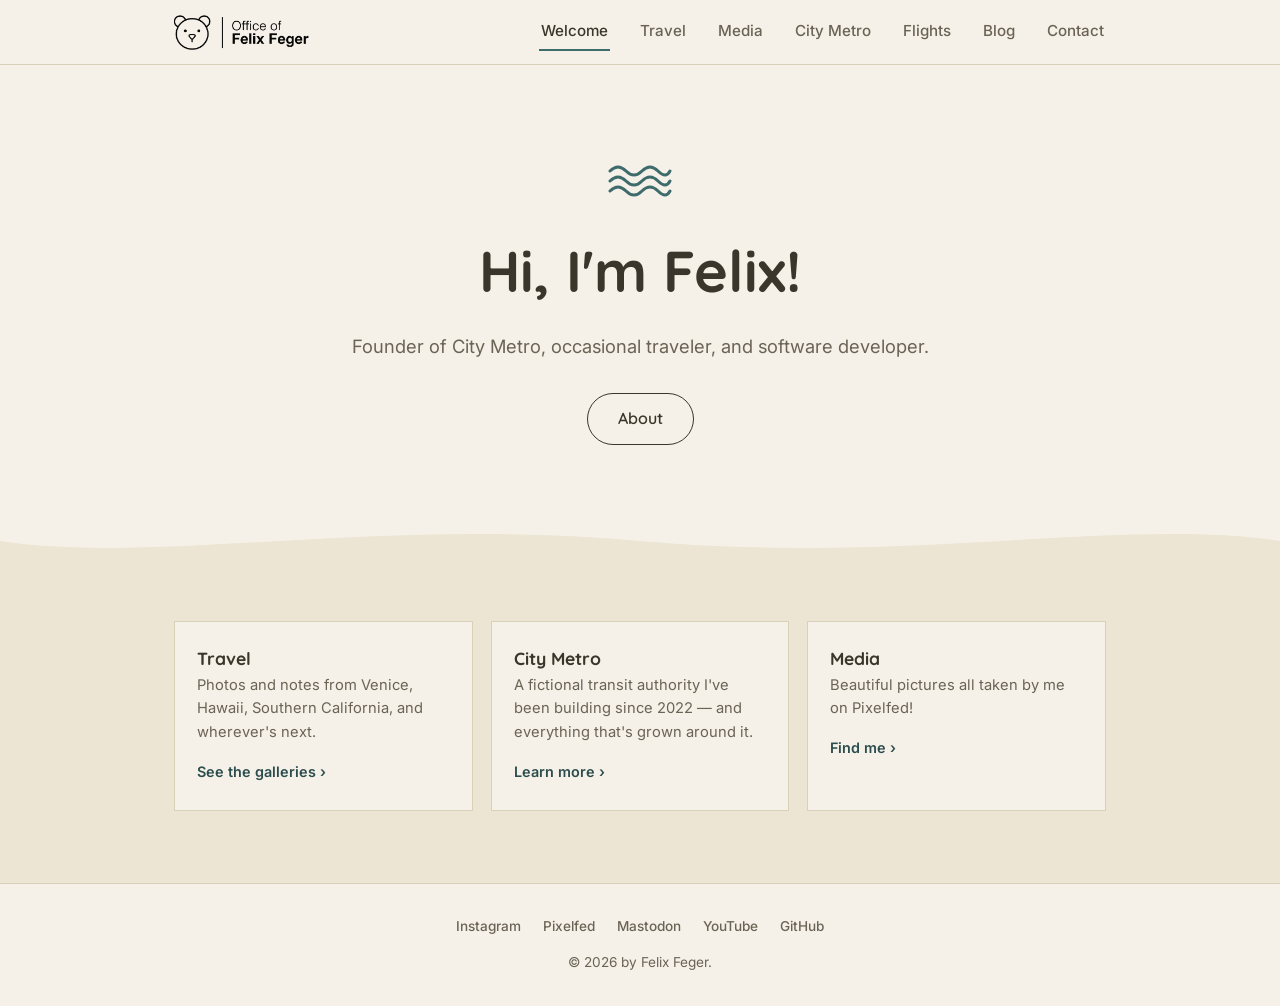
<file: index.html>
<!DOCTYPE html>
<html lang="en">
<head>
<meta charset="UTF-8">
<meta name="viewport" content="width=device-width, initial-scale=1.0">
<title>Felix Feger</title>
<meta name="description" content="Felix Feger — founder of City Metro, traveler, and builder of small internet things.">
<link rel="icon" href="favicon.ico" sizes="any">
<link rel="stylesheet" href="css/style.css">
</head>
<body data-page="welcome">
<script src="js/site.js"></script>

<main>
  <section class="hero">
    <svg class="wave-icon" viewBox="0 0 64 40" fill="none" xmlns="http://www.w3.org/2000/svg" aria-hidden="true">
      <path d="M2 10 Q10 2 18 10 T34 10 T50 10 T62 10" stroke="currentColor" stroke-width="3" stroke-linecap="round"/>
      <path d="M2 20 Q10 12 18 20 T34 20 T50 20 T62 20" stroke="currentColor" stroke-width="3" stroke-linecap="round"/>
      <path d="M2 30 Q10 22 18 30 T34 30 T50 30 T62 30" stroke="currentColor" stroke-width="3" stroke-linecap="round"/>
    </svg>
    <h1>Hi, I'm Felix!</h1>
    <p class="tagline">Founder of City Metro, occasional traveler, and software developer.</p>
    <a href="#quick-links" class="btn">About</a>
  </section>

  <svg class="wave-divider" viewBox="0 0 1200 60" preserveAspectRatio="none" aria-hidden="true">
    <path d="M0,30 C150,60 350,0 600,30 C850,60 1050,0 1200,30 L1200,60 L0,60 Z" fill="currentColor"/>
  </svg>

  <section class="quick-links" id="quick-links">
    <div class="wrap">
      <div class="quick-grid">
        <div class="quick-card">
          <h3>Travel</h3>
          <p>Photos and notes from Venice, Hawaii, Southern California, and wherever's next.</p>
          <a href="travel.html">See the galleries &rsaquo;</a>
        </div>
        <div class="quick-card">
          <h3>City Metro</h3>
          <p>A fictional transit authority I've been building since 2022 — and everything that's grown around it.</p>
          <a href="city-metro.html">Learn more &rsaquo;</a>
        </div>
        <div class="quick-card">
          <h3>Media</h3>
          <p>Beautiful pictures all taken by me on Pixelfed!</p>
          <a href="media.html">Find me &rsaquo;</a>
        </div>
      </div>
    </div>
  </section>
</main>

</body>
</html>
</file>
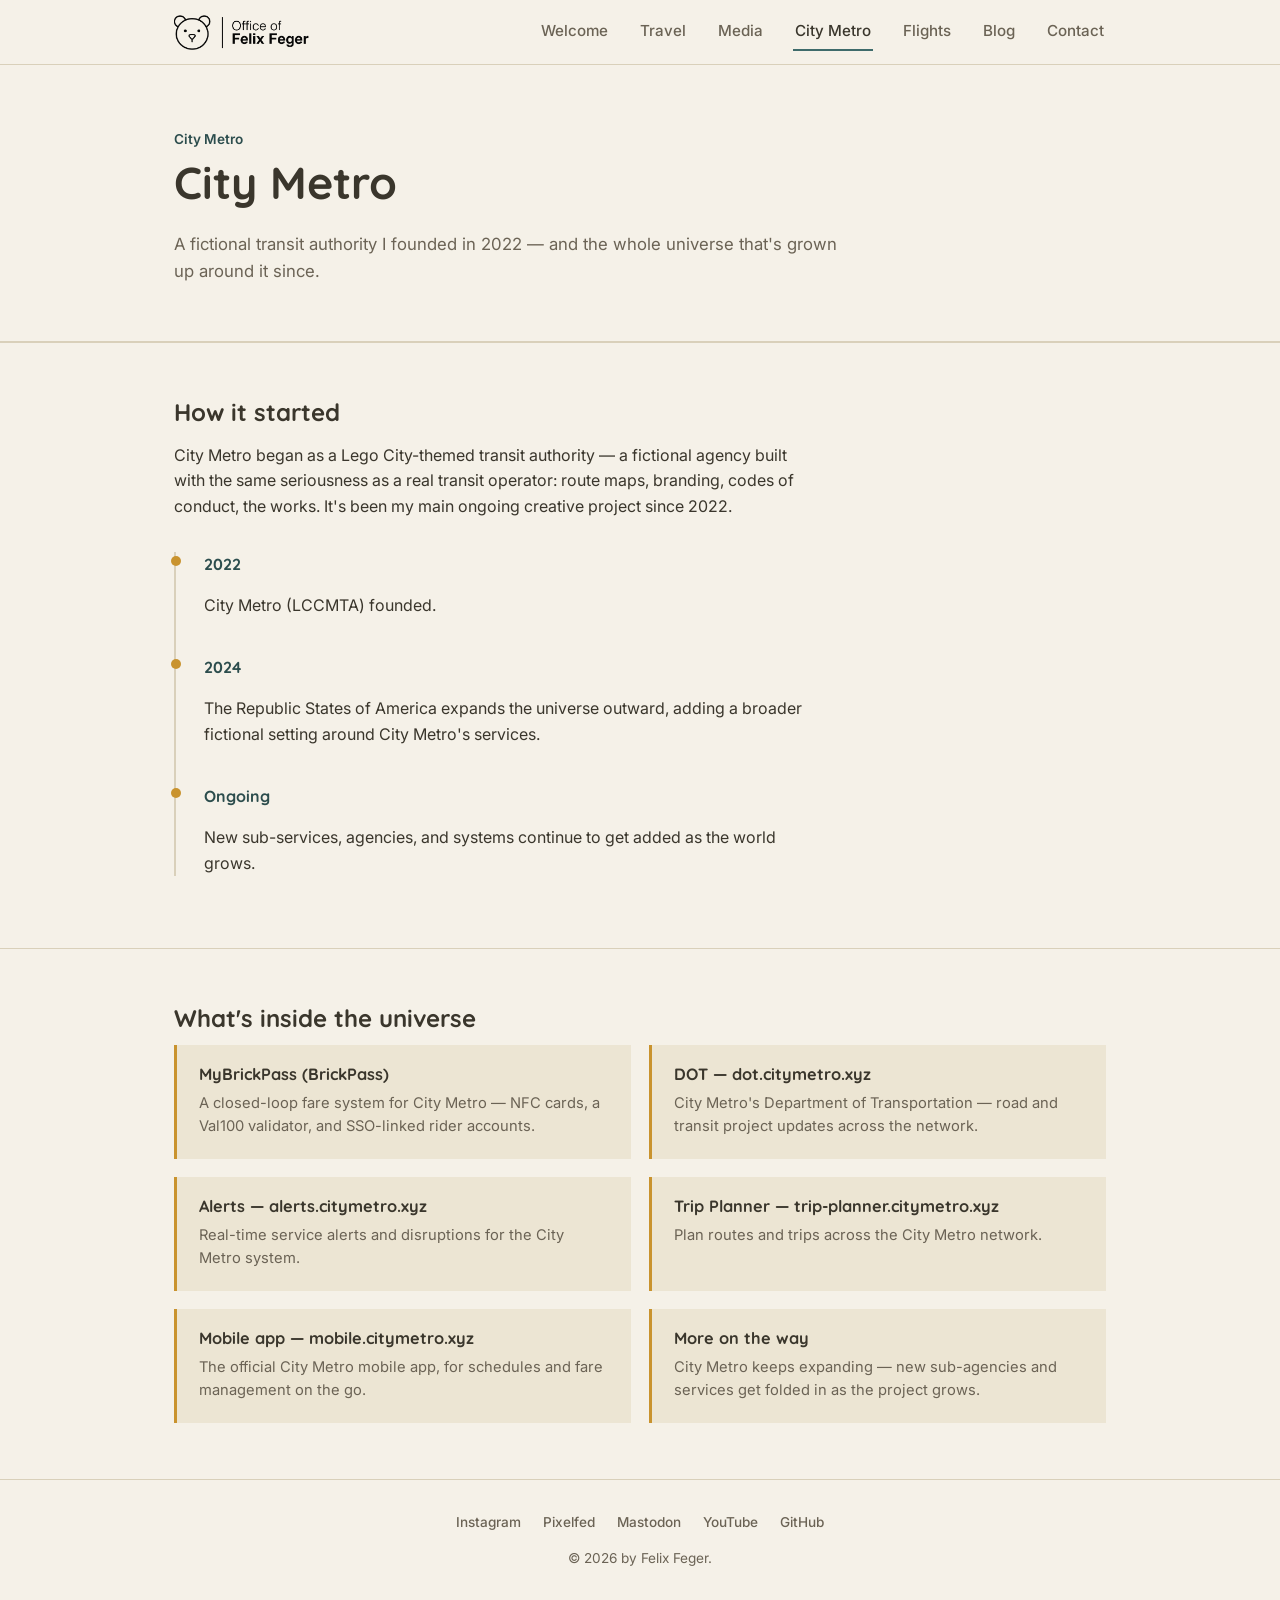
<file: city-metro.html>
<!DOCTYPE html>
<html lang="en">
<head>
<meta charset="UTF-8">
<meta name="viewport" content="width=device-width, initial-scale=1.0">
<title>City Metro — Felix Feger</title>
<link rel="icon" href="favicon.ico" sizes="any">
<link rel="stylesheet" href="css/style.css">
</head>
<body data-page="city-metro">
<script src="js/site.js"></script>

<main>
  <section class="page-hero">
    <div class="wrap">
      <div class="eyebrow">City Metro</div>
      <h1>City Metro</h1>
      <p>A fictional transit authority I founded in 2022 — and the whole universe that's grown up around it since.</p>
    </div>
  </section>

  <section>
    <div class="wrap">
      <h2>How it started</h2>
      <p>City Metro began as a Lego City-themed transit authority — a fictional agency built with the same seriousness as a real transit operator: route maps, branding, codes of conduct, the works. It's been my main ongoing creative project since 2022.</p>

      <div class="timeline" style="margin-top:32px;">
        <div class="timeline-item">
          <div class="year">2022</div>
          <p>City Metro (LCCMTA) founded. </p>
        </div>
        <div class="timeline-item">
          <div class="year">2024</div>
          <p>The Republic States of America expands the universe outward, adding a broader fictional setting around City Metro's services.</p>
        </div>
        <div class="timeline-item">
          <div class="year">Ongoing</div>
          <p>New sub-services, agencies, and systems continue to get added as the world grows.</p>
        </div>
      </div>
    </div>
  </section>

  <section>
    <div class="wrap">
      <h2>What's inside the universe</h2>
      <div class="metro-grid">
        <div class="metro-card">
          <h3>MyBrickPass (BrickPass)</h3>
          <p>A closed-loop fare system for City Metro — NFC cards, a Val100 validator, and SSO-linked rider accounts.</p>
        </div>
        <div class="metro-card">
          <h3>DOT — dot.citymetro.xyz</h3>
          <p>City Metro's Department of Transportation — road and transit project updates across the network.</p>
        </div>
        <div class="metro-card">
          <h3>Alerts — alerts.citymetro.xyz</h3>
          <p>Real-time service alerts and disruptions for the City Metro system.</p>
        </div>
        <div class="metro-card">
          <h3>Trip Planner — trip-planner.citymetro.xyz</h3>
          <p>Plan routes and trips across the City Metro network.</p>
        </div>
        <div class="metro-card">
          <h3>Mobile app — mobile.citymetro.xyz</h3>
          <p>The official City Metro mobile app, for schedules and fare management on the go.</p>
        </div>
        <div class="metro-card">
          <h3>More on the way</h3>
          <p>City Metro keeps expanding — new sub-agencies and services get folded in as the project grows.</p>
        </div>
      </div>
    </div>
  </section>
</main>

</body>
</html>
</file>
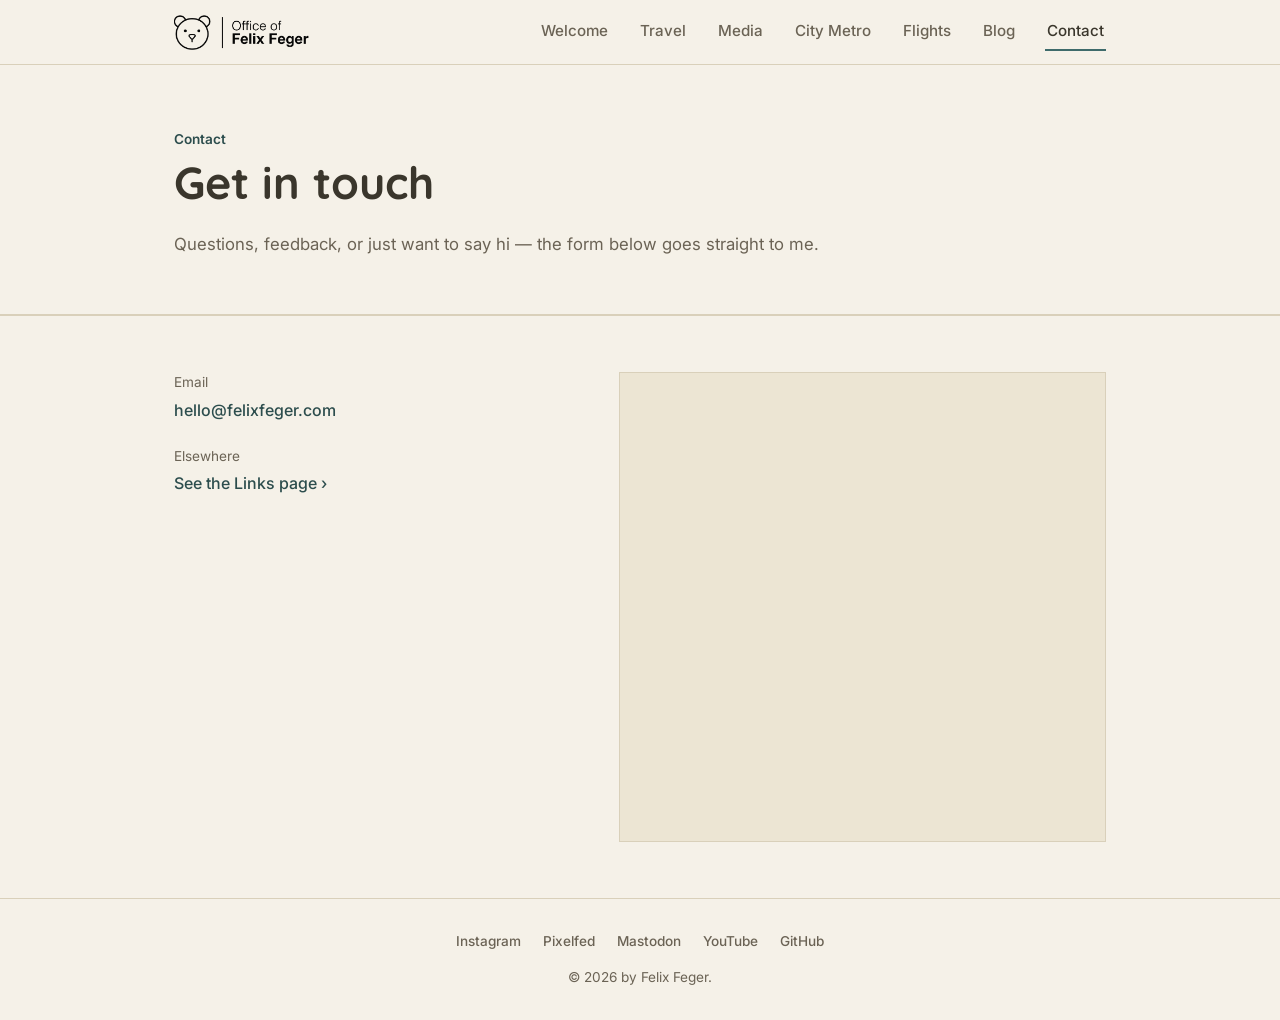
<file: contact.html>
<!DOCTYPE html>
<html lang="en">
<head>
<meta charset="UTF-8">
<meta name="viewport" content="width=device-width, initial-scale=1.0">
<title>Contact — Felix Feger</title>
<link rel="icon" href="favicon.ico" sizes="any">
<link rel="stylesheet" href="css/style.css">
</head>
<body data-page="contact">
<script src="js/site.js"></script>

<main>
  <section class="page-hero">
    <div class="wrap">
      <div class="eyebrow">Contact</div>
      <h1>Get in touch</h1>
      <p>Questions, feedback, or just want to say hi — the form below goes straight to me.</p>
    </div>
  </section>

  <section>
    <div class="wrap contact-layout">
      <div class="contact-info">
        <div class="label">Email</div>
        <div class="value"><a href="mailto:hello@felixfeger.com">hello@felixfeger.com</a></div>
        <div class="label">Elsewhere</div>
        <div class="value"><a href="links.html">See the Links page &rsaquo;</a></div>
      </div>

      <div class="form-frame">
        <iframe
          src="https://tally.so/embed/0QK5ky?alignLeft=1&hideTitle=1&transparentBackground=1"
          loading="lazy"
          title="Contact form">
        </iframe>
      </div>
    </div>
  </section>
</main>

</body>
</html>
</file>
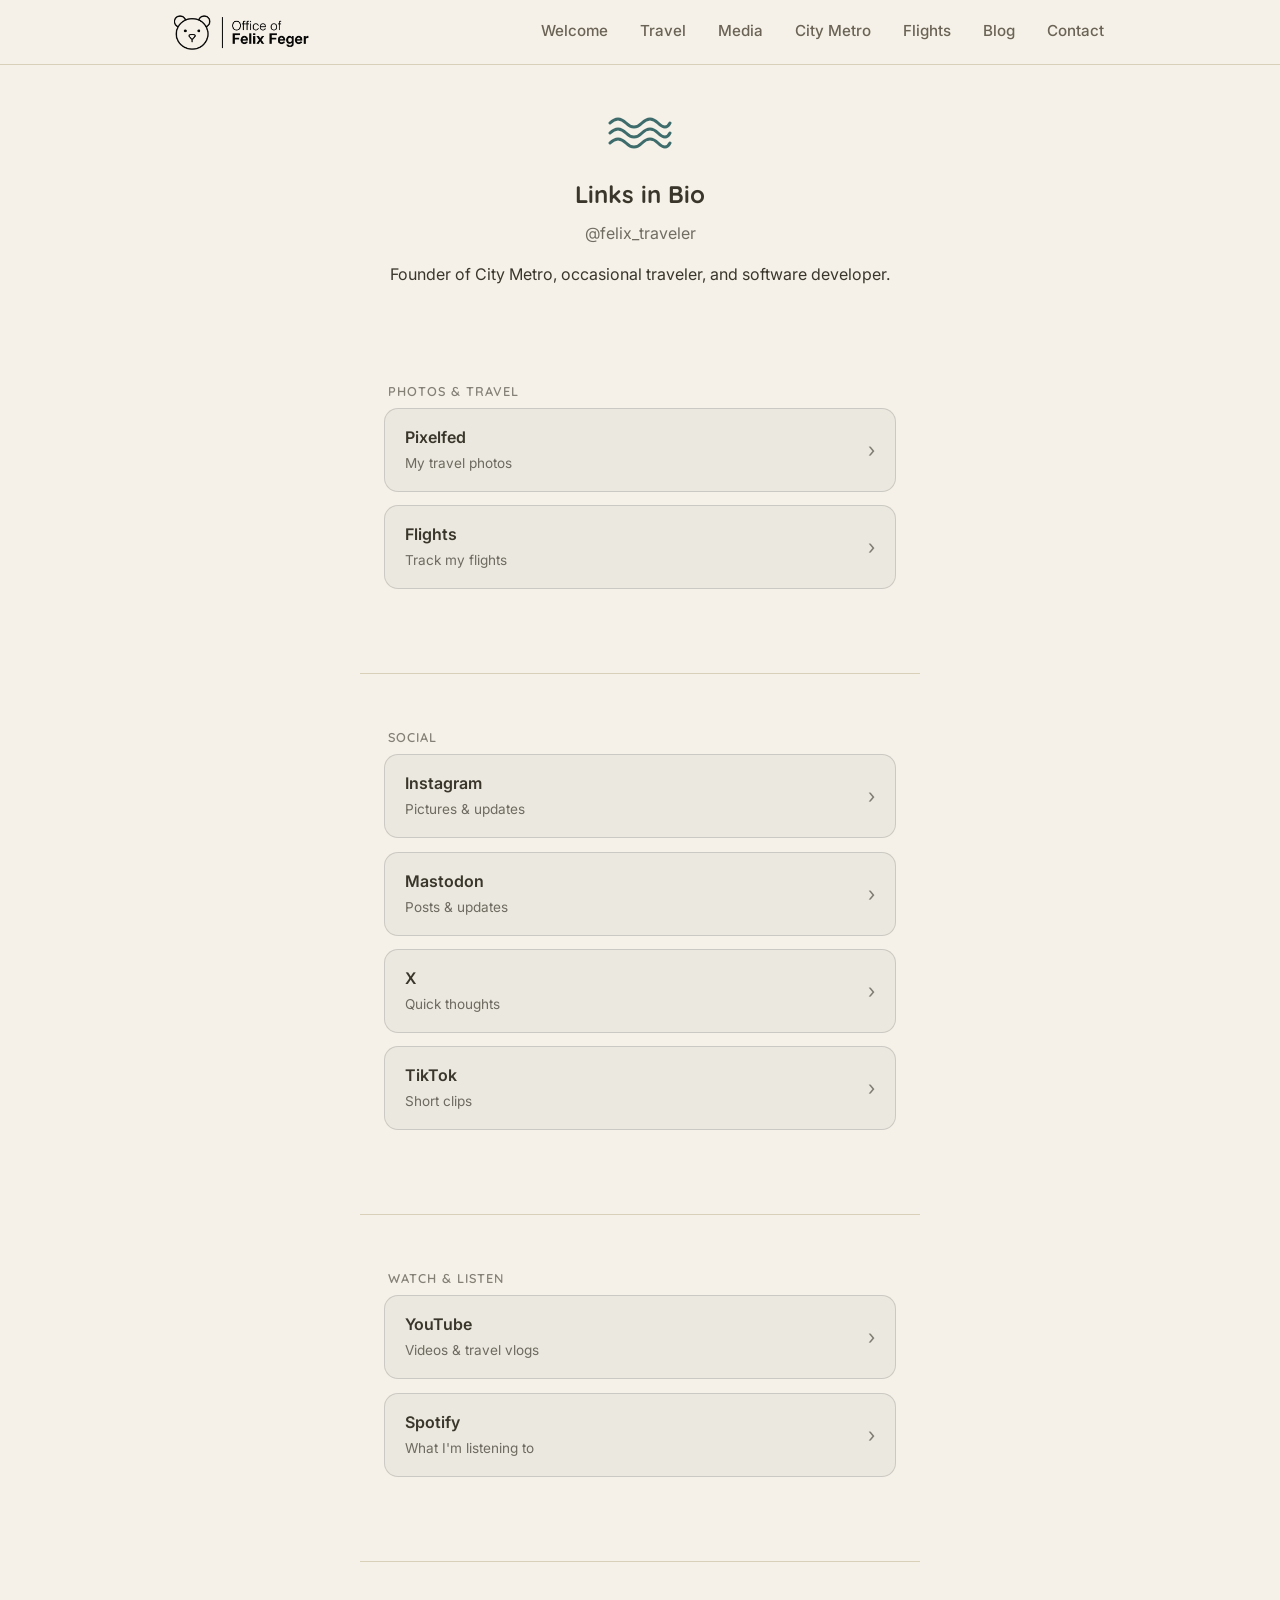
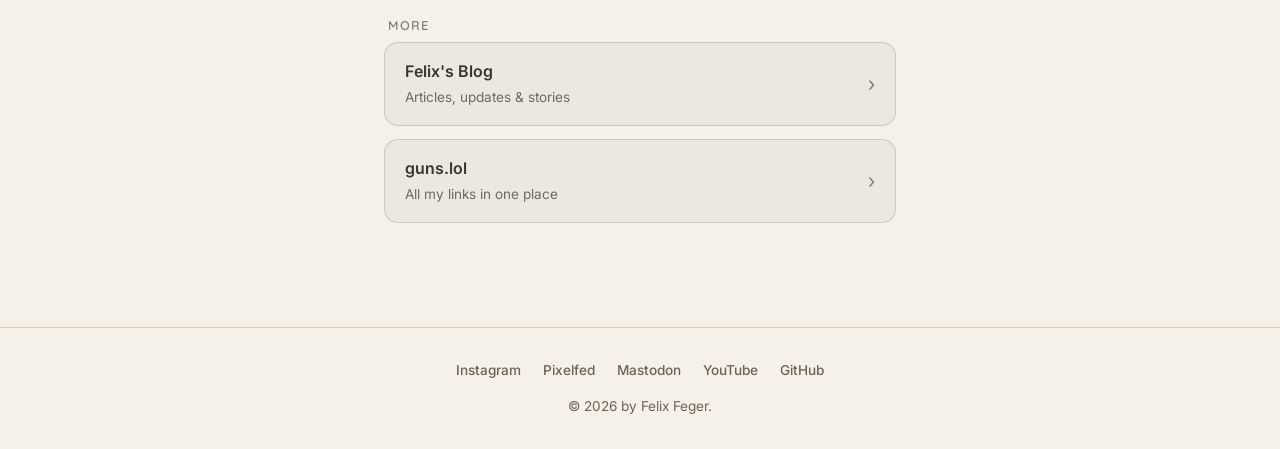
<file: links.html>
<!DOCTYPE html>
<html lang="en">
<head>
<meta charset="UTF-8">
<meta name="viewport" content="width=device-width, initial-scale=1.0">
<title>Felix Feger · Links</title>
<meta name="description" content="Find Felix Feger (@felix_traveler) everywhere online.">
<link rel="icon" href="favicon.ico" sizes="any">
<link rel="stylesheet" href="css/style.css">
<!-- Page-only styles -->
<style>
  .links-hero {
    text-align: center;
    padding: 3rem 1rem 1.5rem;
  }
  .links-hero > * {
    margin-left: auto !important;
    margin-right: auto !important;
    text-align: center !important;
    max-width: 600px;
  }
  .links-hero .handle {
    opacity: .7;
    margin-top: .25rem;
    margin-bottom: .5rem;
  }
  .links-wrap {
    width: 100%;
    max-width: 600px;
    margin: 0 auto;
    padding: 0 1.25rem 3rem;
    box-sizing: border-box;
  }
  .link-group {
    margin-top: 1.75rem;
  }
  .link-group:first-child {
    margin-top: 0;
  }
  .group-title {
    margin: 0 0 .6rem .25rem;
    font-size: .8rem;
    font-weight: 600;
    letter-spacing: .08em;
    text-transform: uppercase;
    opacity: .6;
    text-align: left;
  }
  .link-list {
    list-style: none;
    margin: 0;
    padding: 0;
    display: grid;
    gap: .85rem;
  }
  .link-list a {
    display: flex;
    align-items: center;
    justify-content: space-between;
    gap: 1rem;
    padding: 1rem 1.25rem;
    border-radius: 14px;
    text-decoration: none;
    color: inherit;
    text-align: left;
    border: 1px solid rgba(128,128,128,.3);
    background: rgba(128,128,128,.08);
    transition: transform .15s ease, background .15s ease;
  }
  .link-list a:hover,
  .link-list a:focus-visible {
    transform: translateY(-2px);
    background: rgba(128,128,128,.16);
  }
  .link-list .title {
    font-weight: 600;
    display: block;
  }
  .link-list .desc {
    font-size: .85rem;
    opacity: .7;
    display: block;
    margin-top: .15rem;
  }
  .link-list .arrow {
    opacity: .6;
    font-size: 1.25rem;
  }
</style>
</head>
<body data-page="links">
<script src="js/site.js"></script>
<main>
  <section class="links-hero">
    <svg class="wave-icon"
         viewBox="0 0 64 40"
         fill="none"
         xmlns="http://www.w3.org/2000/svg"
         aria-hidden="true"
         style="display:block">
      <path d="M2 10 Q10 2 18 10 T34 10 T50 10 T62 10"
            stroke="currentColor"
            stroke-width="3"
            stroke-linecap="round"/>
      <path d="M2 20 Q10 12 18 20 T34 20 T50 20 T62 20"
            stroke="currentColor"
            stroke-width="3"
            stroke-linecap="round"/>
      <path d="M2 30 Q10 22 18 30 T34 30 T50 30 T62 30"
            stroke="currentColor"
            stroke-width="3"
            stroke-linecap="round"/>
    </svg>
    <h1>Links in Bio</h1>
    <p class="handle">@felix_traveler</p>
    <p class="tagline">Founder of City Metro, occasional traveler, and software developer.</p>
  </section>
  <div class="links-wrap" id="links-root"></div>
</main>
<script>
  /* ============================================================
     EDIT YOUR LINKS HERE
     - Groups show top to bottom
     - Links show in the order listed
     - To hide a link, remove it from the list
     ============================================================ */
  const HANDLE = "felix_traveler";
  const GROUPS = [
    {
      title: "Photos & Travel",
      links: [
        {
          title: "Pixelfed",
          desc: "My travel photos",
          url: "https://pixelfed.social/" + HANDLE
        },
        {
          title: "Flights",
          desc: "Track my flights",
          url: "https://flights.felixfeger.com"
        }
      ]
    },
    {
      title: "Social",
      links: [
        {
          title: "Instagram",
          desc: "Pictures & updates",
          url: "https://instagram.com/felix_transit"
        },
        {
          title: "Mastodon",
          desc: "Posts & updates",
          url: "https://mastodon.social/@" + HANDLE
        },
        {
          title: "X",
          desc: "Quick thoughts",
          url: "https://x.com/" + HANDLE
        },
        {
          title: "TikTok",
          desc: "Short clips",
          url: "https://www.tiktok.com/@" + HANDLE
        }
      ]
    },
    {
      title: "Watch & Listen",
      links: [
        {
          title: "YouTube",
          desc: "Videos & travel vlogs",
          url: "https://www.youtube.com/@" + HANDLE
        },
        {
          title: "Spotify",
          desc: "What I'm listening to",
          url: "https://open.spotify.com/user/31cdmx7mjp2phpnjlnxldfbtflri"
        }
      ]
    },
    {
      title: "More",
      links: [
        {
          title: "Felix's Blog",
          desc: "Articles, updates & stories",
          url: "https://blog.felixfeger.com"
        },
        {
          title: "guns.lol",
          desc: "All my links in one place",
          url: "https://guns.lol/" + HANDLE
        }
      ]
    }
  ];
  /* ---- Rendering code ---- */
  const root = document.getElementById("links-root");
  GROUPS.forEach(group => {
    const section = document.createElement("section");
    section.className = "link-group";
    if (group.title) {
      const heading = document.createElement("h2");
      heading.className = "group-title";
      heading.textContent = group.title;
      section.appendChild(heading);
    }
    const ul = document.createElement("ul");
    ul.className = "link-list";
    group.links.forEach(link => {
      const li = document.createElement("li");
      const a = document.createElement("a");
      a.href = link.url;
      a.target = "_blank";
      a.rel = "noopener noreferrer me";
      a.innerHTML =
        '<span><span class="title"></span>' +
        '<span class="desc"></span></span>' +
        '<span class="arrow" aria-hidden="true">&rsaquo;</span>';
      a.querySelector(".title").textContent = link.title;
      a.querySelector(".desc").textContent = link.desc || "";
      li.appendChild(a);
      ul.appendChild(li);
    });
    section.appendChild(ul);
    root.appendChild(section);
  });
</script>
</body>
</html>
</file>
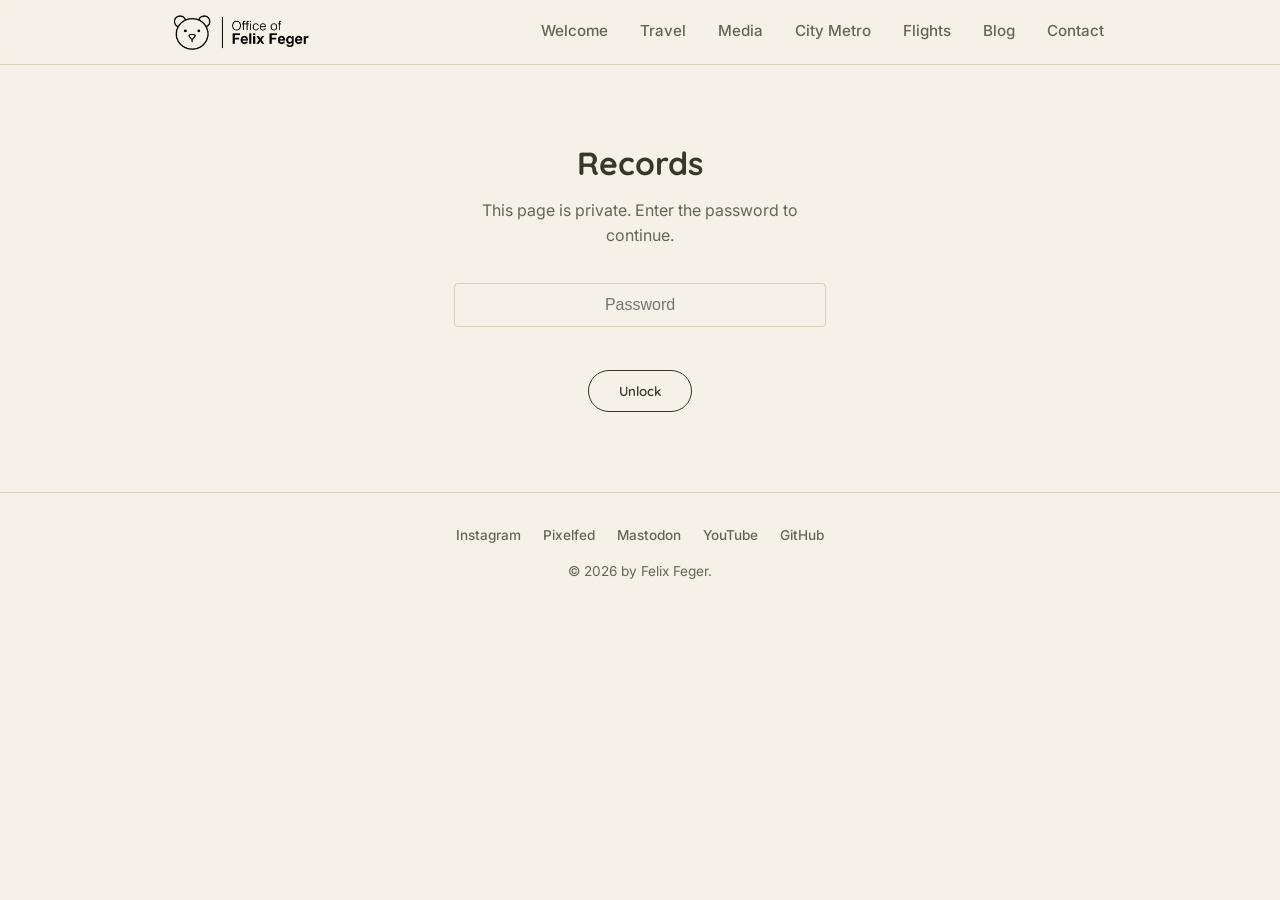
<file: records.html>
<!DOCTYPE html>
<html lang="en">
<head>
<meta charset="UTF-8">
<meta name="viewport" content="width=device-width, initial-scale=1.0">
<title>Records — Felix Feger</title>
<meta name="robots" content="noindex, nofollow">
<link rel="icon" href="favicon.ico" sizes="any">
<link rel="stylesheet" href="css/style.css">
</head>
<body data-page="records">
<script src="js/site.js"></script>

<main>
  <!-- Password gate — shown until the correct password is entered -->
  <div class="gate-wrap" id="gate">
    <h1>Records</h1>
    <p style="color: var(--ink-soft);">This page is private. Enter the password to continue.</p>
    <form id="gate-form">
      <input type="password" id="gate-password" placeholder="Password" autocomplete="off" required>
      <div class="gate-error" id="gate-error"></div>
      <button type="submit" class="btn">Unlock</button>
    </form>
  </div>

  <!-- Real content — hidden until unlocked -->
  <div id="protected-content" style="display: none;">
    <section class="page-hero">
      <div class="wrap">
        <div class="eyebrow">Records</div>
        <h1>Request a document</h1>
        <p>Looking for a copy of a City Metro standard, policy, or other document? Submit a request below and I'll follow up.</p>
      </div>
    </section>

    <section>
      <div class="wrap contact-layout">
        <div class="contact-info">
          <div class="label">What you can request</div>
          <div class="value">Any City Metro document or standard — code of conduct, branding guidelines, technical specs, or anything else referenced on the site.</div>
          <div class="label">Email</div>
          <div class="value"><a href="mailto:hello@felixfeger.com">hello@felixfeger.com</a></div>
        </div>

        <div class="form-frame">
          <!--
            Tally.so embed: create a free form at tally.so, then replace
            FORM_ID below with your form's ID (from the share/embed link).
          -->
          <iframe
            src="https://tally.so/embed/FORM_ID?alignLeft=1&hideTitle=1&transparentBackground=1"
            loading="lazy"
            title="Document request form">
          </iframe>
        </div>
      </div>
    </section>
  </div>
</main>

<script>
  // Client-side password gate. IMPORTANT: this only hides the page from
  // casual visitors and search engines (see the noindex meta tag above)
  // — the password lives in this file's own source, so anyone who opens
  // "View Source" or the browser's dev tools can read it. It's a soft
  // deterrent, not real security. If you ever need this to be genuinely
  // private (not just unlisted), it would need a server-side check
  // instead — happy to build that if it becomes a real requirement.
  (function () {
    var PASSWORD = "felixfeger"; // <-- set your real password here
    var STORAGE_KEY = "records-unlocked";

    var gate = document.getElementById("gate");
    var content = document.getElementById("protected-content");
    var form = document.getElementById("gate-form");
    var input = document.getElementById("gate-password");
    var error = document.getElementById("gate-error");

    function unlock() {
      gate.style.display = "none";
      content.style.display = "block";
    }

    if (sessionStorage.getItem(STORAGE_KEY) === "1") {
      unlock();
    }

    form.addEventListener("submit", function (e) {
      e.preventDefault();
      if (input.value === PASSWORD) {
        sessionStorage.setItem(STORAGE_KEY, "1");
        unlock();
      } else {
        error.textContent = "Incorrect password.";
        input.value = "";
        input.focus();
      }
    });
  })();
</script>
</body>
</html>
</file>
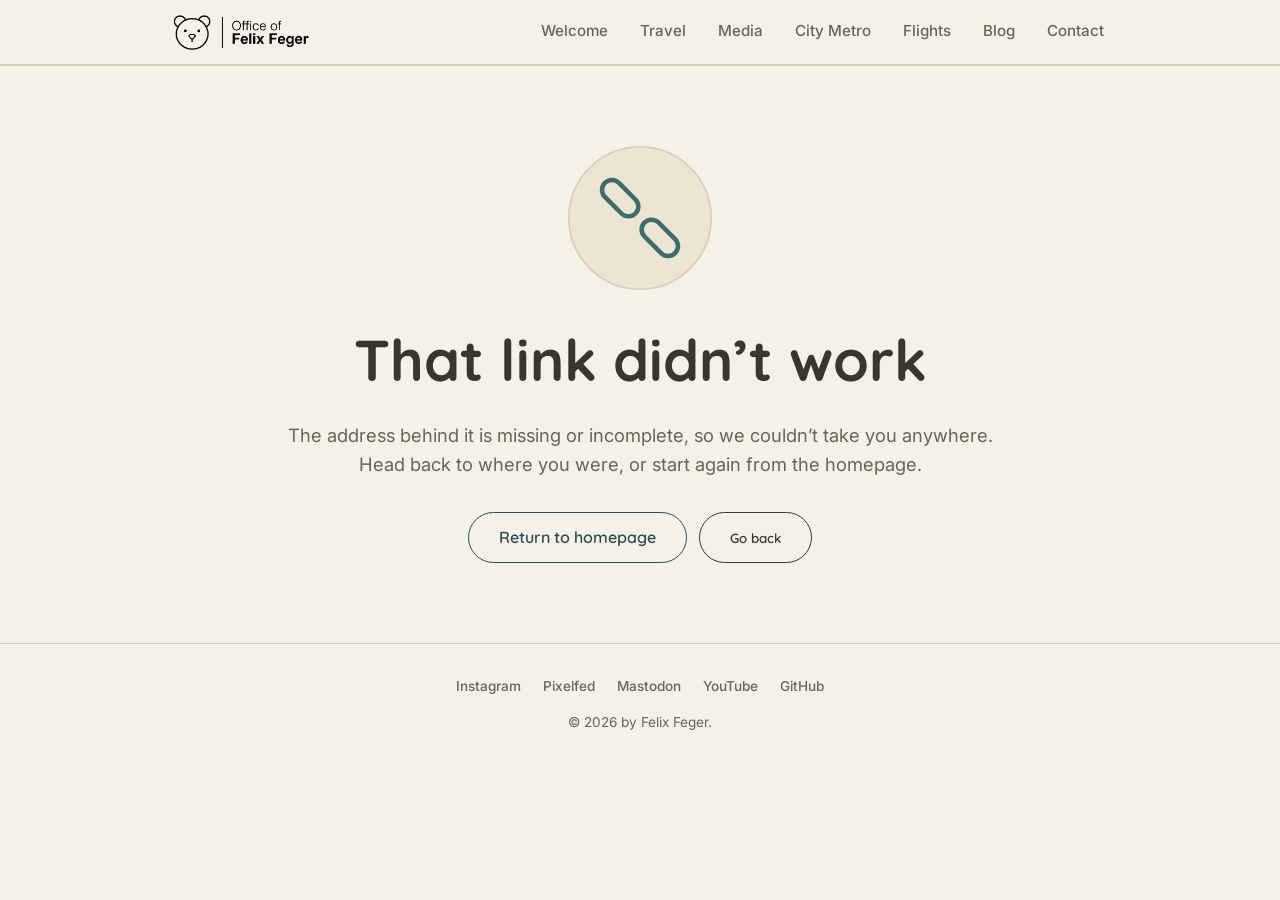
<file: redirect.html>
<!DOCTYPE html>
<html lang="en">
<head>
<meta charset="UTF-8">
<meta name="viewport" content="width=device-width, initial-scale=1.0">
<title>Leaving felixfeger.com</title>
<meta name="robots" content="noindex, nofollow">
<meta name="referrer" content="no-referrer">
<link rel="icon" href="/favicon.ico" sizes="any">
<link rel="stylesheet" href="/css/style.css">

<!-- Page-only styles -->
<style>
  .rd { padding: 80px 24px 80px; }
  .rd p { margin-left: auto; margin-right: auto; }

  /* Water-fill loader: the level rises as the countdown runs */
  .rd-loader { width: 144px; height: 144px; margin: 0 auto 36px; }
  .rd-loader svg { display: block; width: 100%; height: 100%; overflow: visible; }
  .rd-ring { fill: var(--bg-raised); stroke: var(--line); stroke-width: 2; }
  .rd-broken { stroke: var(--teal); }
  .rd-rim { fill: none; stroke: var(--line); stroke-width: 2; }
  .rd-wave-back { fill: var(--teal); opacity: 0.3; }
  .rd-wave-front { fill: url(#rd-water); }
  .rd-drift-back { animation: rd-drift 7s linear infinite; }
  .rd-drift-front { animation: rd-drift 5s linear infinite; }
  /* Each wave is 560 wide with a 160 cycle, so after sliding 160 it still
     covers the whole circle and the loop restarts with no visible jump. */
  @keyframes rd-drift { to { transform: translateX(-160px); } }

  .rd-status { margin-top: 28px; margin-bottom: 6px; color: var(--ink-soft); font-weight: 500; min-height: 1.6em; }
  .rd-url { margin-bottom: 32px; max-width: 52ch; color: var(--ink-soft); font-size: 0.85rem; overflow-wrap: anywhere; }
  .rd-actions { display: flex; gap: 12px; justify-content: center; flex-wrap: wrap; }

  @media (prefers-reduced-motion: reduce) {
    .rd-drift-back, .rd-drift-front { animation: none; }
  }

  [hidden] { display: none !important; }
</style>
</head>

<body data-page="redirect">
<script src="/js/site.js"></script>
<script>
  // No support widget on this page.
  window.SITE.support = "";
</script>

<main>
  <section class="hero rd" id="rd-ok" hidden>
    <div class="rd-loader" aria-hidden="true">
      <svg viewBox="0 0 160 160" xmlns="http://www.w3.org/2000/svg">
        <defs>
          <clipPath id="rd-clip"><circle cx="80" cy="80" r="79"/></clipPath>
          <linearGradient id="rd-water" x1="0" y1="0" x2="0" y2="1">
            <stop offset="0" style="stop-color: var(--teal)"/>
            <stop offset="1" style="stop-color: var(--teal-deep)"/>
          </linearGradient>
        </defs>
        <circle class="rd-ring" cx="80" cy="80" r="79"/>
        <g clip-path="url(#rd-clip)">
          <g id="rd-level" transform="translate(0 172)">
            <g class="rd-drift-back"><path class="rd-wave-back" d="M-160 8.31 L-156 8.75 L-152 8.97 L-148 8.97 L-144 8.75 L-140 8.31 L-136 7.67 L-132 6.84 L-128 5.85 L-124 4.70 L-120 3.44 L-116 2.10 L-112 0.71 L-108 -0.71 L-104 -2.10 L-100 -3.44 L-96 -4.70 L-92 -5.85 L-88 -6.84 L-84 -7.67 L-80 -8.31 L-76 -8.75 L-72 -8.97 L-68 -8.97 L-64 -8.75 L-60 -8.31 L-56 -7.67 L-52 -6.84 L-48 -5.85 L-44 -4.70 L-40 -3.44 L-36 -2.10 L-32 -0.71 L-28 0.71 L-24 2.10 L-20 3.44 L-16 4.70 L-12 5.85 L-8 6.84 L-4 7.67 L0 8.31 L4 8.75 L8 8.97 L12 8.97 L16 8.75 L20 8.31 L24 7.67 L28 6.84 L32 5.85 L36 4.70 L40 3.44 L44 2.10 L48 0.71 L52 -0.71 L56 -2.10 L60 -3.44 L64 -4.70 L68 -5.85 L72 -6.84 L76 -7.67 L80 -8.31 L84 -8.75 L88 -8.97 L92 -8.97 L96 -8.75 L100 -8.31 L104 -7.67 L108 -6.84 L112 -5.85 L116 -4.70 L120 -3.44 L124 -2.10 L128 -0.71 L132 0.71 L136 2.10 L140 3.44 L144 4.70 L148 5.85 L152 6.84 L156 7.67 L160 8.31 L164 8.75 L168 8.97 L172 8.97 L176 8.75 L180 8.31 L184 7.67 L188 6.84 L192 5.85 L196 4.70 L200 3.44 L204 2.10 L208 0.71 L212 -0.71 L216 -2.10 L220 -3.44 L224 -4.70 L228 -5.85 L232 -6.84 L236 -7.67 L240 -8.31 L244 -8.75 L248 -8.97 L252 -8.97 L256 -8.75 L260 -8.31 L264 -7.67 L268 -6.84 L272 -5.85 L276 -4.70 L280 -3.44 L284 -2.10 L288 -0.71 L292 0.71 L296 2.10 L300 3.44 L304 4.70 L308 5.85 L312 6.84 L316 7.67 L320 8.31 L324 8.75 L328 8.97 L332 8.97 L336 8.75 L340 8.31 L344 7.67 L348 6.84 L352 5.85 L356 4.70 L360 3.44 L364 2.10 L368 0.71 L372 -0.71 L376 -2.10 L380 -3.44 L384 -4.70 L388 -5.85 L392 -6.84 L396 -7.67 L400 -8.31 V220 H-160 Z"/></g>
            <g class="rd-drift-front"><path class="rd-wave-front" d="M-160 0.00 L-156 1.10 L-152 2.16 L-148 3.18 L-144 4.11 L-140 4.95 L-136 5.66 L-132 6.24 L-128 6.66 L-124 6.91 L-120 7.00 L-116 6.91 L-112 6.66 L-108 6.24 L-104 5.66 L-100 4.95 L-96 4.11 L-92 3.18 L-88 2.16 L-84 1.10 L-80 -0.00 L-76 -1.10 L-72 -2.16 L-68 -3.18 L-64 -4.11 L-60 -4.95 L-56 -5.66 L-52 -6.24 L-48 -6.66 L-44 -6.91 L-40 -7.00 L-36 -6.91 L-32 -6.66 L-28 -6.24 L-24 -5.66 L-20 -4.95 L-16 -4.11 L-12 -3.18 L-8 -2.16 L-4 -1.10 L0 0.00 L4 1.10 L8 2.16 L12 3.18 L16 4.11 L20 4.95 L24 5.66 L28 6.24 L32 6.66 L36 6.91 L40 7.00 L44 6.91 L48 6.66 L52 6.24 L56 5.66 L60 4.95 L64 4.11 L68 3.18 L72 2.16 L76 1.10 L80 0.00 L84 -1.10 L88 -2.16 L92 -3.18 L96 -4.11 L100 -4.95 L104 -5.66 L108 -6.24 L112 -6.66 L116 -6.91 L120 -7.00 L124 -6.91 L128 -6.66 L132 -6.24 L136 -5.66 L140 -4.95 L144 -4.11 L148 -3.18 L152 -2.16 L156 -1.10 L160 -0.00 L164 1.10 L168 2.16 L172 3.18 L176 4.11 L180 4.95 L184 5.66 L188 6.24 L192 6.66 L196 6.91 L200 7.00 L204 6.91 L208 6.66 L212 6.24 L216 5.66 L220 4.95 L224 4.11 L228 3.18 L232 2.16 L236 1.10 L240 0.00 L244 -1.10 L248 -2.16 L252 -3.18 L256 -4.11 L260 -4.95 L264 -5.66 L268 -6.24 L272 -6.66 L276 -6.91 L280 -7.00 L284 -6.91 L288 -6.66 L292 -6.24 L296 -5.66 L300 -4.95 L304 -4.11 L308 -3.18 L312 -2.16 L316 -1.10 L320 -0.00 L324 1.10 L328 2.16 L332 3.18 L336 4.11 L340 4.95 L344 5.66 L348 6.24 L352 6.66 L356 6.91 L360 7.00 L364 6.91 L368 6.66 L372 6.24 L376 5.66 L380 4.95 L384 4.11 L388 3.18 L392 2.16 L396 1.10 L400 0.00 V220 H-160 Z"/></g>
          </g>
        </g>
        <circle class="rd-rim" cx="80" cy="80" r="79"/>
      </svg>
    </div>

    <h1>You are leaving felixfeger.com</h1>
    <p class="tagline">
      You are being redirected to an external website,
      <strong id="rd-host"></strong>. Its content and privacy practices are
      independent of this site.
    </p>

    <p class="rd-status" id="rd-status" role="status" aria-live="polite"></p>
    <p class="rd-url" id="rd-url"></p>

    <div class="rd-actions">
      <a class="btn btn-teal" id="rd-go" data-no-redirect rel="noopener noreferrer">Continue</a>
      <button class="btn" id="rd-stay" type="button">Return to site</button>
    </div>
  </section>

  <section class="hero rd" id="rd-bad" hidden>
    <div class="rd-loader" aria-hidden="true">
      <svg viewBox="0 0 160 160" xmlns="http://www.w3.org/2000/svg">
        <circle class="rd-ring" cx="80" cy="80" r="79"/>
        <g class="rd-broken" fill="none" stroke-width="5" stroke-linecap="round">
          <rect x="-24" y="-11" width="48" height="22" rx="11" transform="translate(58 58) rotate(45)"/>
          <rect x="-24" y="-11" width="48" height="22" rx="11" transform="translate(102 102) rotate(45)"/>
        </g>
      </svg>
    </div>

    <h1>That link didn&rsquo;t work</h1>
    <p class="tagline">
      The address behind it is missing or incomplete, so we couldn&rsquo;t take
      you anywhere. Head back to where you were, or start again from the homepage.
    </p>

    <div class="rd-actions">
      <a href="/index.html" class="btn btn-teal">Return to homepage</a>
      <button class="btn rd-back" type="button">Go back</button>
    </div>
  </section>

  <section class="hero rd" id="rd-unverified" hidden>
    <div class="rd-loader" aria-hidden="true">
      <svg viewBox="0 0 160 160" xmlns="http://www.w3.org/2000/svg">
        <circle class="rd-ring" cx="80" cy="80" r="79"/>
        <g class="rd-broken" fill="none" stroke-width="5" stroke-linecap="round">
          <rect x="-24" y="-11" width="48" height="22" rx="11" transform="translate(58 58) rotate(45)"/>
          <rect x="-24" y="-11" width="48" height="22" rx="11" transform="translate(102 102) rotate(45)"/>
        </g>
      </svg>
    </div>

    <h1>We couldn&rsquo;t verify this link</h1>
    <p class="tagline">
      This link didn&rsquo;t start from a page on felixfeger.com, so we
      haven&rsquo;t redirected you. If you meant to visit another site, open it
      directly, or return to the homepage.
    </p>

    <div class="rd-actions">
      <a href="/index.html" class="btn btn-teal">Return to homepage</a>
      <button class="btn rd-back" type="button">Go back</button>
    </div>
  </section>

  <noscript>
    <section class="hero rd">
      <h1>JavaScript required</h1>
      <p class="tagline">This page needs JavaScript to display the destination of the link. Please return to the previous page and copy the address directly.</p>
      <a href="/index.html" class="btn">Return to homepage</a>
    </section>
  </noscript>
</main>

<script>
(function () {
  "use strict";

  var X = (window.SITE && window.SITE.externalRedirect) || {};
  var SECONDS = X.seconds || 4;
  var DOMAINS = X.internalDomains || ["felixfeger.com"];

  function $(id) { return document.getElementById(id); }

  function isInternal(host) {
    host = host.toLowerCase();
    if (host === location.hostname.toLowerCase()) return true;
    return DOMAINS.some(function (d) {
      d = d.toLowerCase();
      return host === d || host.slice(-(d.length + 1)) === "." + d;
    });
  }

  // ---- Read and check the destination -------------------------------

  var raw = new URLSearchParams(location.search).get("to") || "";
  var dest = null;

  try {
    var u = new URL(raw);
    if ((u.protocol === "http:" || u.protocol === "https:") && raw.length < 2048) dest = u;
  } catch (e) { /* not a valid address */ }

  function showNotice(id, title) {
    $(id).hidden = false;
    document.title = title + " \u2014 felixfeger.com";
    Array.prototype.forEach.call(document.querySelectorAll(".rd-back"), function (btn) {
      btn.addEventListener("click", function () {
        if (history.length > 1) { history.back(); } else { location.href = "/index.html"; }
      });
    });
  }

  if (!dest) { showNotice("rd-bad", "That link didn\u2019t work"); return; }

  // One of my own sites: nothing to warn about, just go.
  if (isInternal(dest.hostname)) { location.replace(dest.href); return; }

  // ---- Confirm the click started on this site -------------------------
  // site.js saves a one-time token in this browser when a link is clicked.
  // A link made anywhere else has no token, so it stops here.

  function verified() {
    var id = new URLSearchParams(location.search).get("t") || "";
    if (!/^[0-9a-f]{32}$/.test(id)) return false;
    try {
      var rec = JSON.parse(localStorage.getItem("rd:" + id));
      return !!rec && rec.to === dest.href && Date.now() - rec.ts < 10 * 60 * 1000;
    } catch (e) { return false; }
  }

  if (!verified()) { showNotice("rd-unverified", "Link not verified"); return; }

  // ---- Fill in the page ----------------------------------------------

  $("rd-ok").hidden = false;
  $("rd-host").textContent = dest.host;
  $("rd-url").textContent = dest.href;
  $("rd-go").href = dest.href;
  document.title = "Leaving felixfeger.com for " + dest.host;

  // ---- Water level -----------------------------------------------------

  var level = $("rd-level");

  function draw(p) {
    // 172 = just below the circle, -12 = waves fully above the top edge
    level.setAttribute("transform", "translate(0 " + (172 - p * 184) + ")");
  }

  var elapsed = 0, last = null, done = false, shown = null;

  function go() {
    done = true;
    draw(1);
    $("rd-status").textContent = "Redirecting to " + dest.host + "\u2026";
    // replace() keeps this page out of the back-button history
    location.replace(dest.href);
  }

  function frame(now) {
    if (done) return;
    if (last === null) last = now;
    // Cap each step so a background tab doesn't skip the whole countdown
    elapsed += Math.min(now - last, 100);
    last = now;

    var p = Math.min(elapsed / (SECONDS * 1000), 1);
    draw(p);

    if (p >= 1) { go(); return; }

    var left = Math.ceil(SECONDS - elapsed / 1000);
    if (left !== shown) {
      shown = left;
      $("rd-status").textContent =
        "Redirecting in " + left + (left === 1 ? " second" : " seconds");
    }

    requestAnimationFrame(frame);
  }

  draw(0);
  requestAnimationFrame(frame);

  // ---- Buttons ---------------------------------------------------------

  $("rd-go").addEventListener("click", function () { done = true; });

  $("rd-stay").addEventListener("click", function () {
    done = true;
    if (history.length > 1) { history.back(); } else { location.href = "/index.html"; }
  });
})();
</script>

</body>
</html>
</file>
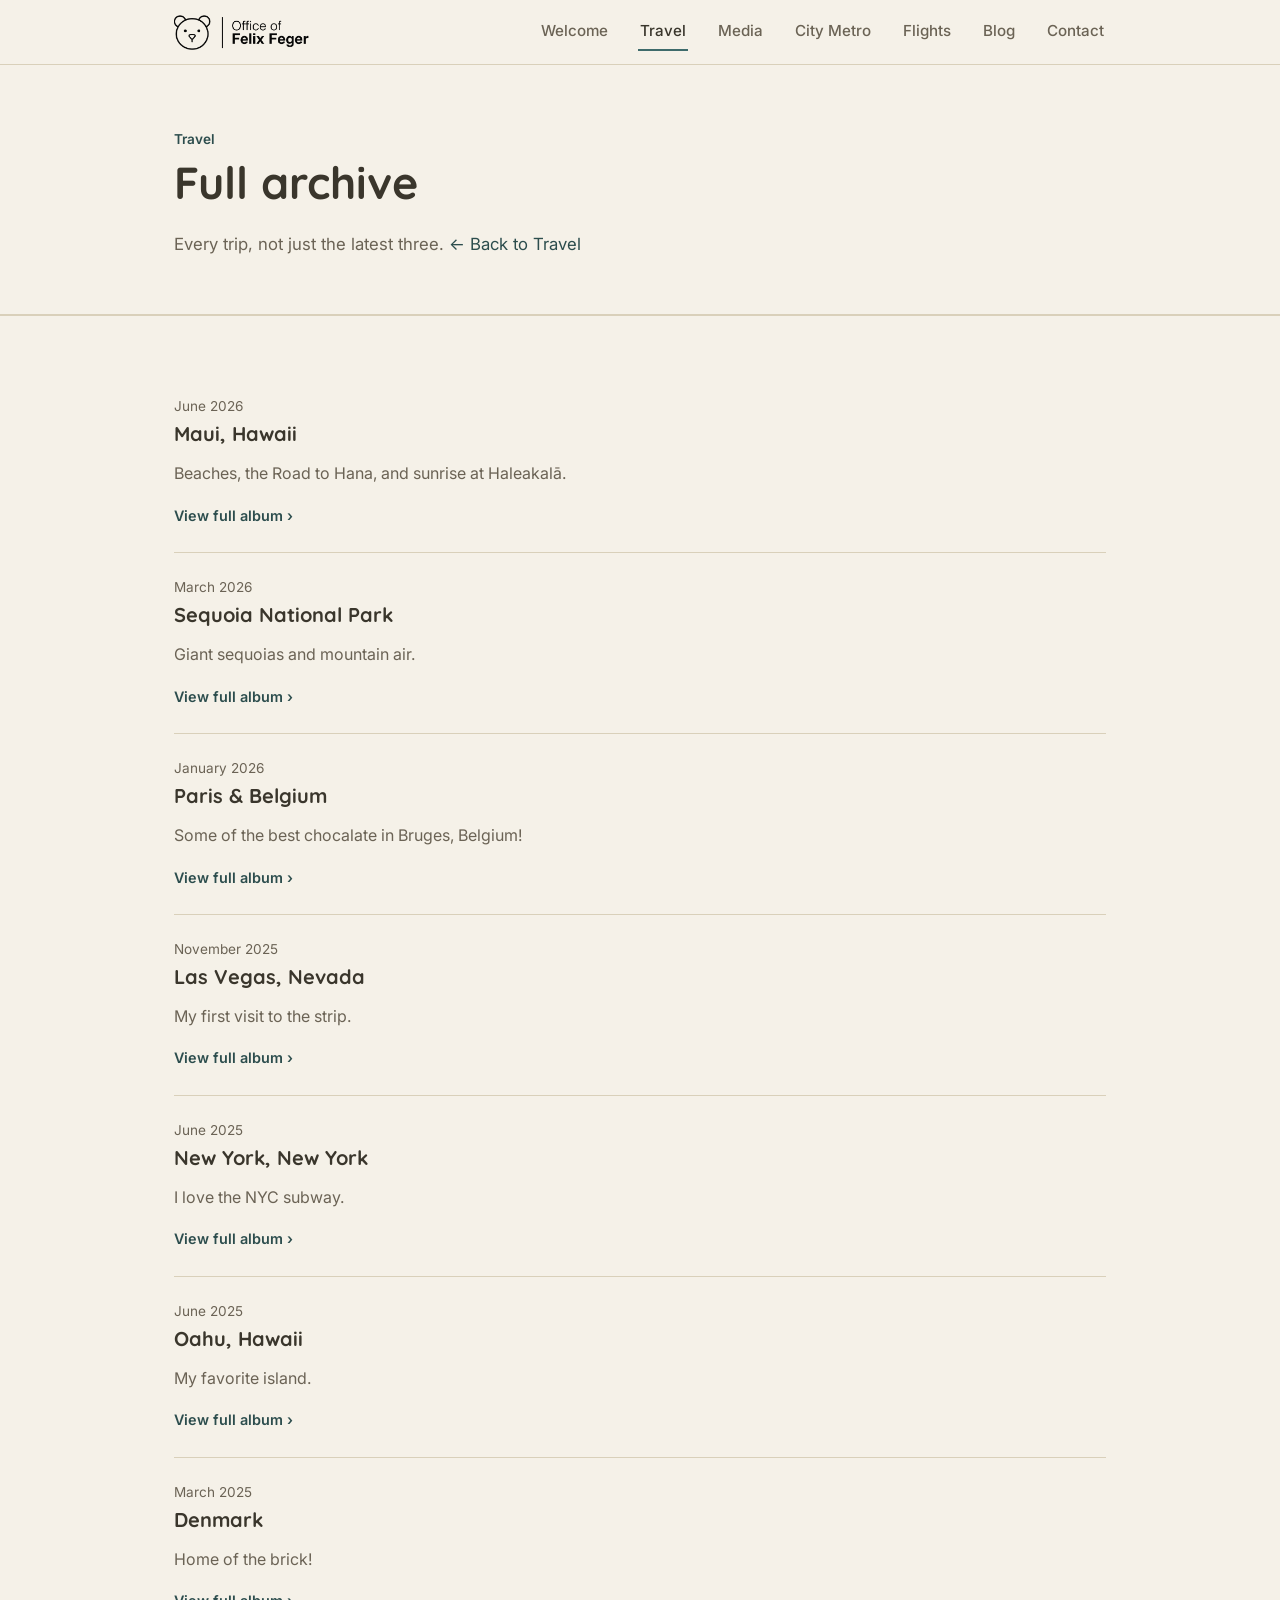
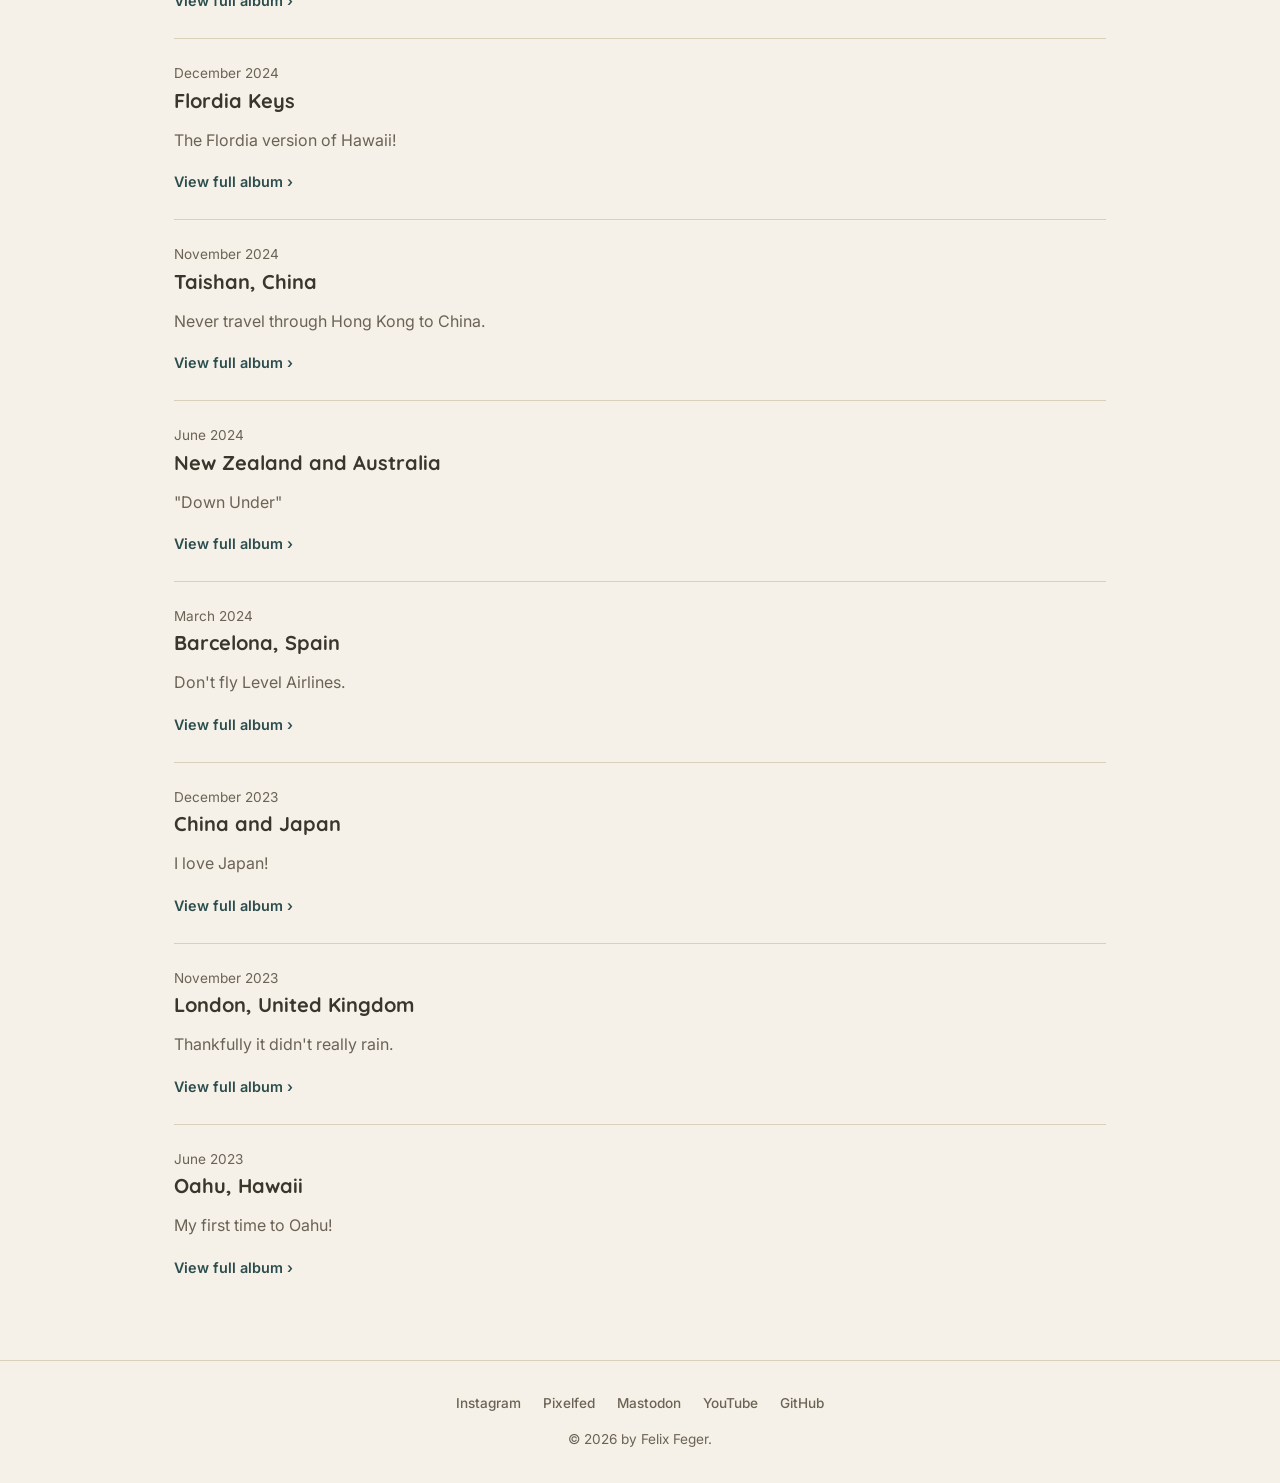
<file: travel-archive.html>
<!DOCTYPE html>
<html lang="en">
<head>
<meta charset="UTF-8">
<meta name="viewport" content="width=device-width, initial-scale=1.0">
<title>Travel Archive — Felix Feger</title>
<link rel="icon" href="favicon.ico" sizes="any">
<link rel="stylesheet" href="css/style.css">
</head>
<body data-page="travel">
<script src="js/site.js"></script>

<main>
  <section class="page-hero">
    <div class="wrap">
      <div class="eyebrow">Travel</div>
      <h1>Full archive</h1>
      <p>Every trip, not just the latest three. <a href="travel.html">&larr; Back to Travel</a></p>
    </div>
  </section>

  <section>
    <div class="wrap">
      <!-- Every trip is drawn here by js/travel.js, newest first.
           To add a trip, edit the list at the top of that file. -->
      <div class="post-list" data-travel="archive"></div>

      <noscript>
        <p>JavaScript is needed to show the archive.</p>
      </noscript>
    </div>
  </section>
</main>

<script src="js/travel.js"></script>
</body>
</html>
</file>
<file: css/style.css>
/* ==========================================================================
   Felix Feger — Personal Website
   Design: Warm cream, deep-water teal, warm amber
   ========================================================================== */

@import url('https://fonts.googleapis.com/css2?family=Quicksand:wght@500;600;700&family=Inter:wght@400;500;600&display=swap');


/* ==========================================================================
   GLOBAL VARIABLES
   ========================================================================== */

:root {
  --bg: #F5F1E8;
  --bg-raised: #ECE5D3;

  --ink: #3A362C;
  --ink-soft: #6B6355;

  --line: #D9D0BA;

  --teal: #3E6B6B;
  --teal-deep: #2C4D4D;

  --amber: #C9932E;

  /* Extra colours that change in dark mode (see the dark block at the bottom) */
  --header-bg: rgba(245, 241, 232, 0.92);
  --on-teal: #fff;           /* text on a filled teal button */
  --error: #8A2B2B;
  --form-bg: #ECE5D3;        /* the form panel stays light in dark mode, so the
                                embedded form's dark text stays readable */

  color-scheme: light dark;  /* scrollbars, inputs, etc. follow the system too */

  --font-display: 'Quicksand', sans-serif;
  --font-body: 'Inter', sans-serif;

  --max-w: 980px;
  --radius: 4px;
}


/* ==========================================================================
   RESET AND BASE STYLES
   ========================================================================== */

* {
  box-sizing: border-box;
}

html {
  scroll-behavior: smooth;
}

body {
  margin: 0;
  background: var(--bg);
  color: var(--ink);
  font-family: var(--font-body);
  font-size: 16px;
  line-height: 1.6;
  -webkit-font-smoothing: antialiased;
}

img {
  max-width: 100%;
  display: block;
}

a {
  color: var(--teal-deep);
  text-decoration: none;
}

a:hover {
  text-decoration: underline;
}

a:focus-visible,
button:focus-visible {
  outline: 2px solid var(--teal);
  outline-offset: 3px;
}

h1,
h2,
h3 {
  font-family: var(--font-display);
  font-weight: 700;
  color: var(--ink);
  margin: 0 0 0.5em;
  line-height: 1.15;
}

p {
  max-width: 62ch;
}

.wrap {
  max-width: var(--max-w);
  margin: 0 auto;
  padding: 0 24px;
}


/* ==========================================================================
   HEADER AND NAVIGATION
   ========================================================================== */

.site-header {
  position: sticky;
  top: 0;
  z-index: 40;
  background: var(--header-bg);
  backdrop-filter: blur(6px);
  border-bottom: 1px solid var(--line);
}

.site-header .wrap {
  display: flex;
  align-items: center;
  justify-content: space-between;
  height: 64px;
}

.brand {
  display: inline-flex;
  align-items: center;
  font-family: var(--font-display);
  font-weight: 700;
  font-size: 1.15rem;
  color: var(--ink);
}

.brand:hover {
  text-decoration: none;
}

.brand-logo {
  height: 36px;
  width: auto;
  display: block;
  mix-blend-mode: multiply;   /* a white logo background disappears into the header */
}

.nav-desktop {
  display: flex;
  gap: 28px;
}

.nav-desktop a {
  color: var(--ink-soft);
  font-weight: 500;
  font-size: 0.95rem;
  padding: 6px 2px;
  border-bottom: 2px solid transparent;
}

.nav-desktop a:hover,
.nav-desktop a[aria-current="page"] {
  color: var(--ink);
  text-decoration: none;
  border-bottom-color: var(--teal);
}

.menu-toggle {
  display: none;
  background: none;
  border: 1px solid var(--line);
  border-radius: var(--radius);
  width: 42px;
  height: 42px;
  align-items: center;
  justify-content: center;
  cursor: pointer;
}

.menu-toggle span,
.menu-toggle span::before,
.menu-toggle span::after {
  content: '';
  display: block;
  width: 20px;
  height: 2px;
  background: var(--ink);
  position: relative;
  transition: transform 0.2s ease, opacity 0.2s ease;
}

.menu-toggle span::before {
  position: absolute;
  top: -6px;
}

.menu-toggle span::after {
  position: absolute;
  top: 6px;
}

.nav-mobile {
  display: none;
  flex-direction: column;
  gap: 2px;
  border-bottom: 1px solid var(--line);
  background: var(--bg);
}

.nav-mobile.open {
  display: flex;
}

.nav-mobile a {
  padding: 14px 24px;
  color: var(--ink);
  font-weight: 500;
  border-top: 1px solid var(--line);
}

.nav-mobile a:hover {
  background: var(--bg-raised);
  text-decoration: none;
}

@media (max-width: 720px) {
  .nav-desktop {
    display: none;
  }

  .menu-toggle {
    display: inline-flex;
  }
}

@media (max-width: 900px) {
  .nav-desktop {
    gap: 18px;
  }
}


/* ==========================================================================
   HERO — WELCOME PAGE
   ========================================================================== */

.hero {
  padding: 96px 24px 72px;
  text-align: center;
}

.wave-icon {
  width: 64px;
  height: auto;
  margin: 0 auto 28px;
  color: var(--teal);
}

.hero h1 {
  font-size: clamp(2.4rem, 6vw, 3.6rem);
}

.hero .tagline {
  color: var(--ink-soft);
  font-size: 1.15rem;
  margin: 0 auto 32px;
}


/* ==========================================================================
   BUTTONS
   ========================================================================== */

.btn {
  display: inline-block;
  border: 1.5px solid var(--ink);
  color: var(--ink);
  font-family: var(--font-display);
  font-weight: 600;
  padding: 12px 30px;
  border-radius: 999px;
  background: transparent;
  cursor: pointer;
}

.btn:hover {
  background: var(--ink);
  color: var(--bg);
  text-decoration: none;
}

.btn-teal {
  border-color: var(--teal-deep);
  color: var(--teal-deep);
}

.btn-teal:hover {
  background: var(--teal-deep);
  color: var(--on-teal);
}


/* ==========================================================================
   WAVE DIVIDER
   ========================================================================== */

.wave-divider {
  display: block;
  width: 100%;
  height: 48px;
  color: var(--bg-raised);
}


/* ==========================================================================
   QUICK LINKS — WELCOME PAGE
   ========================================================================== */

.quick-links {
  background: var(--bg-raised);
  padding: 56px 24px 72px;
}

.quick-grid {
  display: grid;
  grid-template-columns: repeat(3, 1fr);
  gap: 18px;
}

.quick-card {
  border: 1px solid var(--line);
  padding: 26px 22px;
  background: var(--bg);
}

.quick-card h3 {
  font-size: 1.1rem;
  margin-bottom: 6px;
}

.quick-card p {
  color: var(--ink-soft);
  font-size: 0.92rem;
  margin: 0 0 14px;
}

.quick-card a {
  font-weight: 600;
  color: var(--teal-deep);
  font-size: 0.9rem;
}

@media (max-width: 720px) {
  .quick-grid {
    grid-template-columns: 1fr;
  }
}


/* ==========================================================================
   GENERIC PAGE HEADER
   ========================================================================== */

.page-hero {
  padding: 64px 24px 40px;
  border-bottom: 1px solid var(--line);
}

.page-hero .eyebrow {
  color: var(--teal-deep);
  font-weight: 600;
  font-size: 0.85rem;
  margin-bottom: 6px;
}

.page-hero h1 {
  font-size: clamp(2rem, 5vw, 2.8rem);
}

.page-hero p {
  color: var(--ink-soft);
  font-size: 1.05rem;
}

section {
  padding: 56px 24px;
}

section + section {
  border-top: 1px solid var(--line);
}


/* ==========================================================================
   TRAVEL PAGE
   ========================================================================== */

.trip-block h2 {
  font-size: 1.5rem;
}

.trip-block .trip-meta {
  color: var(--ink-soft);
  font-size: 0.9rem;
  margin-bottom: 20px;
}

.gallery {
  display: grid;
  grid-template-columns: repeat(3, 1fr);
  gap: 10px;
}

.gallery button {
  padding: 0;
  border: 0;
  background: none;
  cursor: zoom-in;
  overflow: hidden;
  aspect-ratio: 4 / 3;
}

.gallery img {
  width: 100%;
  height: 100%;
  object-fit: cover;
  transition: transform 0.3s ease;
}

.gallery button:hover img {
  transform: scale(1.05);
}

@media (max-width: 720px) {
  .gallery {
    grid-template-columns: repeat(2, 1fr);
  }
}

.lightbox {
  position: fixed;
  inset: 0;
  background: rgba(30, 28, 22, 0.92);
  display: none;
  align-items: center;
  justify-content: center;
  z-index: 100;
  padding: 24px;
}

.lightbox.open {
  display: flex;
}

.lightbox img {
  max-height: 88vh;
  max-width: 92vw;
}

.lightbox-close {
  position: absolute;
  top: 20px;
  right: 24px;
  background: none;
  border: 1px solid rgba(255,255,255,0.4);
  color: #fff;
  width: 40px;
  height: 40px;
  border-radius: 50%;
  cursor: pointer;
  font-size: 1.1rem;
}


/* ==========================================================================
   SOCIALS PAGE
   ========================================================================== */

.social-grid {
  display: grid;
  grid-template-columns: repeat(2, 1fr);
  gap: 18px;
}

.social-card {
  border: 1px solid var(--line);
  background: var(--bg-raised);
  padding: 22px;
}

.social-card h3 {
  font-size: 1.05rem;
  display: flex;
  align-items: center;
  gap: 8px;
}

.social-card .handle {
  color: var(--ink-soft);
  font-size: 0.88rem;
  margin-bottom: 14px;
}

.embed-frame {
  width: 100%;
  min-height: 340px;
  border: 1px dashed var(--line);
  background: var(--bg);
  display: flex;
  align-items: center;
  justify-content: center;
  color: var(--ink-soft);
  font-size: 0.85rem;
  text-align: center;
  padding: 20px;
}

@media (max-width: 720px) {
  .social-grid {
    grid-template-columns: 1fr;
  }
}


/* ==========================================================================
   CITY METRO PAGE
   ========================================================================== */

.timeline {
  border-left: 2px solid var(--line);
  padding-left: 28px;
}

.timeline-item {
  position: relative;
  margin-bottom: 36px;
}

.timeline-item:last-child {
  margin-bottom: 0;
}

.timeline-item::before {
  content: '';
  position: absolute;
  left: -33px;
  top: 4px;
  width: 10px;
  height: 10px;
  border-radius: 50%;
  background: var(--amber);
}

.timeline-item .year {
  font-family: var(--font-display);
  font-weight: 700;
  color: var(--teal-deep);
}

.metro-grid {
  display: grid;
  grid-template-columns: repeat(2, 1fr);
  gap: 18px;
}

.metro-card {
  border-left: 3px solid var(--amber);
  background: var(--bg-raised);
  padding: 20px 22px;
}

.metro-card h3 {
  font-size: 1.02rem;
}

.metro-card p {
  color: var(--ink-soft);
  font-size: 0.92rem;
  margin: 0;
}

@media (max-width: 720px) {
  .metro-grid {
    grid-template-columns: 1fr;
  }
}


/* ==========================================================================
   BLOG PAGE
   ========================================================================== */

.post-list {
  display: flex;
  flex-direction: column;
}

.post-item {
  padding: 24px 0;
  border-top: 1px solid var(--line);
}

.post-item:first-child {
  border-top: none;
}

.post-item .date {
  color: var(--ink-soft);
  font-size: 0.85rem;
}

.post-item h2 {
  font-size: 1.25rem;
  margin: 4px 0 8px;
}

.post-item p {
  color: var(--ink-soft);
}

.post-item a.read-more {
  font-weight: 600;
  font-size: 0.9rem;
}


/* ==========================================================================
   CONTACT / RECORDS PAGE
   ========================================================================== */

.contact-layout {
  display: grid;
  grid-template-columns: 1fr 1.2fr;
  gap: 40px;
  align-items: start;
}

.contact-info .label {
  color: var(--ink-soft);
  font-size: 0.85rem;
  margin-bottom: 4px;
}

.contact-info .value {
  margin-bottom: 22px;
  font-weight: 500;
}

.form-frame {
  border: 1px solid var(--line);
  min-height: 460px;
  background: var(--form-bg);
}

.form-frame iframe {
  color-scheme: light;
  width: 100%;
  height: 460px;
  border: 0;
}

@media (max-width: 720px) {
  .contact-layout {
    grid-template-columns: 1fr;
  }
}


/* ==========================================================================
   RECORDS PASSWORD GATE
   ========================================================================== */

.gate-wrap {
  max-width: 420px;
  margin: 80px auto;
  text-align: center;
  padding: 0 24px;
}

.gate-wrap input[type="password"] {
  width: 100%;
  padding: 12px 14px;
  border: 1px solid var(--line);
  border-radius: var(--radius);
  font-size: 1rem;
  margin: 18px 0;
  box-sizing: border-box;
  text-align: center;
  background: var(--bg);
  color: var(--ink);
}

.gate-error {
  color: var(--error);
  font-size: 0.9rem;
  min-height: 1.2em;
  margin-bottom: 8px;
}


/* ==========================================================================
   FOOTER
   ========================================================================== */

.site-footer {
  border-top: 1px solid var(--line);
  padding: 32px 24px;
  text-align: center;
  color: var(--ink-soft);
  font-size: 0.85rem;
}


/* ==========================================================================
   FOOTER SOCIAL LINKS — INJECTED BY js/site.js
   ========================================================================== */

.footer-socials {
  display: flex;
  flex-wrap: wrap;
  justify-content: center;
  gap: 8px 22px;
  margin-bottom: 14px;
}

.footer-socials a {
  color: var(--ink-soft);
  font-weight: 500;
}

.footer-socials a:hover {
  color: var(--ink);
}



/* ==========================================================================
   PIXELFED — GROUPED SOCIAL FEED
   ========================================================================== */

.pf-grid {
  display: grid;
  grid-template-columns: repeat(3, minmax(0, 1fr));
  gap: 24px;
  width: 100%;
  align-items: start;
}

.pf-item {
  display: flex;
  flex-direction: column;
  min-width: 0;
  width: 100%;
  height: auto;
  overflow: visible;
  background: transparent;
}

/* Desktop photo layout */

.pf-post-media {
  display: grid;
  grid-template-columns: repeat(2, minmax(0, 1fr));
  gap: 4px;
  width: 100%;
  overflow: hidden;
  border-radius: 10px;
  background: var(--bg-raised);
}

.pf-post-media:has(.pf-slide:only-child) {
  grid-template-columns: 1fr;
}

.pf-slide {
  min-width: 0;
  overflow: hidden;
}

.pf-photo-link {
  display: block;
  position: relative;
  width: 100%;
  aspect-ratio: 1 / 1;
  overflow: hidden;
  background: var(--bg-raised);
}

.pf-photo-link img {
  display: block;
  width: 100%;
  height: 100%;
  object-fit: cover;
  object-position: center;
  transition: transform 0.25s ease;
}

@media (hover: hover) {
  .pf-photo-link:hover img {
    transform: scale(1.035);
  }
}

/* Captions and dates */

.pf-meta {
  display: flex;
  flex-direction: column;
  gap: 7px;
  padding: 12px 2px 8px;
  min-width: 0;
}

.pf-caption {
  max-width: 100%;
  margin: 0;
  color: var(--ink);
  font-size: 0.92rem;
  line-height: 1.55;
  overflow-wrap: anywhere;
}

.pf-date {
  display: block;
  color: var(--ink-soft);
  font-size: 0.78rem;
  line-height: 1.4;
}

/* Swipe hint */

.pf-swipe-hint {
  display: none;
  color: var(--ink-soft);
  font-size: 0.76rem;
  text-align: right;
  padding: 6px 3px 0;
}

/* Status */

.pf-status {
  max-width: 100%;
  text-align: center;
  color: var(--ink-soft);
  font-size: 0.9rem;
  margin: 28px auto 0;
}

.pf-more-wrap {
  text-align: center;
  margin-top: 22px;
}

/* ==========================================================================
   TABLET — TWO POSTS PER ROW, SWIPE PHOTOS
   ========================================================================== */

@media (min-width: 601px) and (max-width: 900px) {

  .pf-grid {
    grid-template-columns: repeat(2, minmax(0, 1fr));
    gap: 22px;
  }

  .pf-post-media {
    display: flex;
    gap: 0;
    overflow-x: auto;
    overflow-y: hidden;
    scroll-snap-type: x mandatory;
    scroll-behavior: smooth;
    scrollbar-width: none;
    -webkit-overflow-scrolling: touch;
    border-radius: 10px;
  }

  .pf-post-media::-webkit-scrollbar {
    display: none;
  }

  .pf-slide {
    flex: 0 0 100%;
    min-width: 100%;
    scroll-snap-align: start;
  }

  .pf-photo-link {
    aspect-ratio: 1 / 1;
  }

  .pf-swipe-hint {
    display: block;
  }

}

/* ==========================================================================
   MOBILE — ONE POST PER ROW, SWIPEABLE PHOTOS
   ========================================================================== */

@media (max-width: 600px) {

  .pf-grid {
    grid-template-columns: minmax(0, 1fr);
    gap: 30px;
  }

  .pf-item {
    width: 100%;
  }

  /* Each post has its own horizontal photo carousel. */

  .pf-post-media {
    display: flex;
    width: 100%;
    gap: 0;
    overflow-x: auto;
    overflow-y: hidden;

    scroll-snap-type: x mandatory;
    scroll-behavior: smooth;

    scrollbar-width: none;
    -webkit-overflow-scrolling: touch;

    border-radius: 10px;
  }

  .pf-post-media::-webkit-scrollbar {
    display: none;
  }

  .pf-slide {
    flex: 0 0 100%;
    min-width: 100%;
    scroll-snap-align: center;
    scroll-snap-stop: always;
  }

  .pf-photo-link {
    width: 100%;
    aspect-ratio: 4 / 5;
    border-radius: 0;
  }

  .pf-photo-link img {
    width: 100%;
    height: 100%;
    object-fit: cover;
  }

  .pf-meta {
    padding: 12px 2px 4px;
    gap: 7px;
  }

  .pf-caption {
    font-size: 0.94rem;
    line-height: 1.55;
  }

  .pf-date {
    font-size: 0.78rem;
  }

  .pf-swipe-hint {
    display: block;
  }

}

/* ==========================================================================
   SMALL SCREENS
   ========================================================================== */

@media (max-width: 380px) {

  .pf-grid {
    gap: 24px;
  }

  .pf-caption {
    font-size: 0.9rem;
  }

}

/* ==========================================================================
   ACCESSIBILITY
   ========================================================================== */

@media (prefers-reduced-motion: reduce) {

  .pf-post-media {
    scroll-behavior: auto;
  }

  .pf-photo-link img {
    transition: none;
  }

}


/* Pixelfed carousel navigation dots */

.pf-media-wrapper {
  width: 100%;
  min-width: 0;
}

.pf-dots {
  display: flex;
  justify-content: center;
  align-items: center;
  gap: 6px;
  padding: 10px 0 4px;
}

.pf-dot {
  appearance: none;
  border: 0;
  padding: 0;
  width: 6px;
  height: 6px;
  border-radius: 50%;
  background: var(--line);
  cursor: pointer;
  transition:
    background 0.2s ease,
    transform 0.2s ease;
}

.pf-dot.is-active {
  background: var(--teal);
  transform: scale(1.25);
}

.pf-dot:focus-visible {
  outline: 2px solid var(--amber);
  outline-offset: 3px;
}

/* Hide dots for single-photo posts */
.pf-single + .pf-dots,
.pf-media-wrapper:has(.pf-single) .pf-dots {
  display: none;
}

@media (prefers-reduced-motion: reduce) {
  .pf-dot {
    transition: none;
  }
}



/* Announcement colors: change them here (bar + popup both use these). */
:root {
  --announce-bg: #cfe0f3;
  --announce-text: #0b1220;
  --announce-hover: rgba(11, 18, 32, 0.12);
}


/* ==========================================================================
   ANNOUNCEMENT BAR — INJECTED BY js/site.js
   Turn on/off and change the message in js/site.js (SITE.announcement).
   ========================================================================== */

.announcement-bar {
  position: relative;
  display: flex;
  align-items: center;
  justify-content: center;
  background: var(--announce-bg);
  color: var(--announce-text);
  font-size: 0.9rem;
  font-weight: 500;
  line-height: 1.3;
  padding: 9px 48px;
}

.announcement-text {
  flex: 0 1 auto;
  min-width: 0;
  max-width: none;
  margin: 0;
  padding: 0;
  border: 0;
  background: none;
  font: inherit;
  color: inherit;
  cursor: pointer;
  overflow: hidden;
  text-overflow: ellipsis;
  white-space: nowrap;
  text-align: center;
}

.announcement-text:hover {
  text-decoration: underline;
}

.announcement-text:focus-visible {
  outline: 2px solid var(--announce-text);
  outline-offset: 2px;
}

.announcement-close {
  position: absolute;
  top: 50%;
  right: 10px;
  transform: translateY(-50%);
  display: flex;
  align-items: center;
  justify-content: center;
  width: 28px;
  height: 28px;
  padding: 0;
  border: 0;
  border-radius: 50%;
  background: transparent;
  color: inherit;
  font-size: 1.4rem;
  line-height: 1;
  cursor: pointer;
}

.announcement-close:hover {
  background: var(--announce-hover);
}

.announcement-close:focus-visible {
  outline: 2px solid var(--announce-text);
  outline-offset: 2px;
}


/* ==========================================================================
   UNPUBLISHED PAGES — INJECTED BY js/site.js
   ========================================================================== */

/* Visitors to an unpublished page see the notice instead of the page. */
html.site-locked main {
  display: none;
}

/* Shown to you when you open an unpublished page with ?preview */
.preview-banner {
  background: #F5E3C6;
  color: #8A5E1B;
  text-align: center;
  font-size: 0.85rem;
  padding: 6px 16px;
  border-bottom: 1px solid var(--line);
}


/* ---------- announcement popup (opens when the bar is clicked) ---------- */

.announcement-modal {
  position: fixed;
  inset: 0;
  z-index: 200;
  display: flex;
  align-items: center;
  justify-content: center;
  padding: 24px;
  background: rgba(30, 28, 22, 0.55);
}

.announcement-dialog {
  width: 100%;
  max-width: 480px;
  max-height: 85vh;
  overflow-y: auto;
  padding: 26px 26px 24px;
  background: var(--bg);
  border-top: 6px solid var(--announce-bg);
  border-radius: var(--radius);
  box-shadow: 0 12px 40px rgba(0, 0, 0, 0.25);
}

.announcement-dialog-label {
  margin-bottom: 10px;
  color: var(--announce-text);
  font-size: 0.8rem;
  font-weight: 600;
  letter-spacing: 0.04em;
  text-transform: uppercase;
}

.announcement-dialog h2 {
  margin: 0 0 12px;
  font-size: 1.35rem;
  overflow-wrap: anywhere;
}

.announcement-dialog p {
  max-width: none;
  margin: 0 0 14px;
  color: var(--ink-soft);
  font-size: 1rem;
  line-height: 1.55;
  overflow-wrap: anywhere;
}

.announcement-dialog .btn {
  margin-top: 8px;
}


/* ==========================================================================
   DARK MODE
   Follows the visitor's system setting automatically (no switch needed).
   Only the colours change; layout is shared. Keep this block LAST so it wins.
   ========================================================================== */

@media (prefers-color-scheme: dark) {

  :root {
    --bg: #1f1d19;
    --bg-raised: #2a2721;

    --ink: #efe9da;
    --ink-soft: #b4ab96;

    --line: #403b31;

    --teal: #8bbcc2;
    --teal-deep: #8bbcc2;

    --header-bg: rgba(31, 29, 25, 0.92);
    --on-teal: #1f1d19;
    --error: #ff9b9b;

    --announce-bg: #1b2f4d;
    --announce-text: #f2f4f8;
    --announce-hover: rgba(242, 244, 248, 0.16);
  }

  /* The logo is black line art: flip it to light, and let any white
     background in the file disappear. */
  .brand-logo {
    filter: invert(1);
    mix-blend-mode: screen;
  }

  .preview-banner {
    background: #3a3220;
    color: #e8c98a;
  }

}


/* ==========================================================================
   Pixelfed — Improved Desktop Gallery
   Three-column layout with consistent swipeable photo carousels.
   ========================================================================== */

@media (min-width: 901px) {

  /* Gallery spacing */
  .pf-grid {
    display: grid;
    grid-template-columns: repeat(3, minmax(0, 1fr));
    gap: 36px 24px;
    align-items: start;
  }

  /* Individual post */
  .pf-item {
    min-width: 0;
    overflow: hidden;
    border-radius: 12px;
  }

  /* Make desktop photos a carousel instead of a collage */
  .pf-post-media {
    display: flex !important;
    flex-direction: row;
    width: 100%;
    aspect-ratio: 1 / 1;
    overflow-x: auto;
    overflow-y: hidden;
    gap: 0;
    scroll-snap-type: x mandatory;
    scroll-behavior: smooth;
    scrollbar-width: none;
    border-radius: 10px;
    background: var(--bg-raised);
  }

  .pf-post-media::-webkit-scrollbar {
    display: none;
  }

  /* Each photo occupies the full card */
  .pf-slide {
    flex: 0 0 100%;
    width: 100%;
    min-width: 100%;
    height: 100%;
    aspect-ratio: 1 / 1;
    scroll-snap-align: start;
    overflow: hidden;
  }

  .pf-photo-link {
    display: block;
    width: 100%;
    height: 100%;
  }

  .pf-slide img {
    display: block;
    width: 100%;
    height: 100%;
    aspect-ratio: 1 / 1;
    object-fit: cover;
    transition: transform 0.3s ease;
  }

  .pf-photo-link:hover img {
    transform: scale(1.025);
  }

  /* Single-photo posts */
  .pf-post-media.pf-single {
    overflow: hidden;
  }

  /* Navigation dots */
  .pf-dots {
    justify-content: center;
    gap: 7px;
    padding: 12px 0 5px;
  }

  .pf-dot {
    width: 7px;
    height: 7px;
    background: #D9D0BA;
  }

  .pf-dot.is-active {
    background: var(--teal);
    transform: scale(1.25);
  }

  /* Post captions */
  .pf-meta {
    padding: 5px 2px 0;
  }

  .pf-caption {
    font-size: 0.94rem;
    line-height: 1.55;
    margin: 0 0 7px;
    overflow-wrap: anywhere;
  }

  .pf-date {
    display: block;
    font-size: 0.78rem;
    color: var(--ink-soft);
  }

  /* Hover effect for post cards */
  .pf-item {
    transition: transform 0.2s ease;
  }

  .pf-item:hover {
    transform: translateY(-3px);
  }
}

/* Respect reduced-motion preferences */
@media (prefers-reduced-motion: reduce) {
  .pf-post-media,
  .pf-slide img,
  .pf-item {
    scroll-behavior: auto;
    transition: none;
  }
}
</file>
